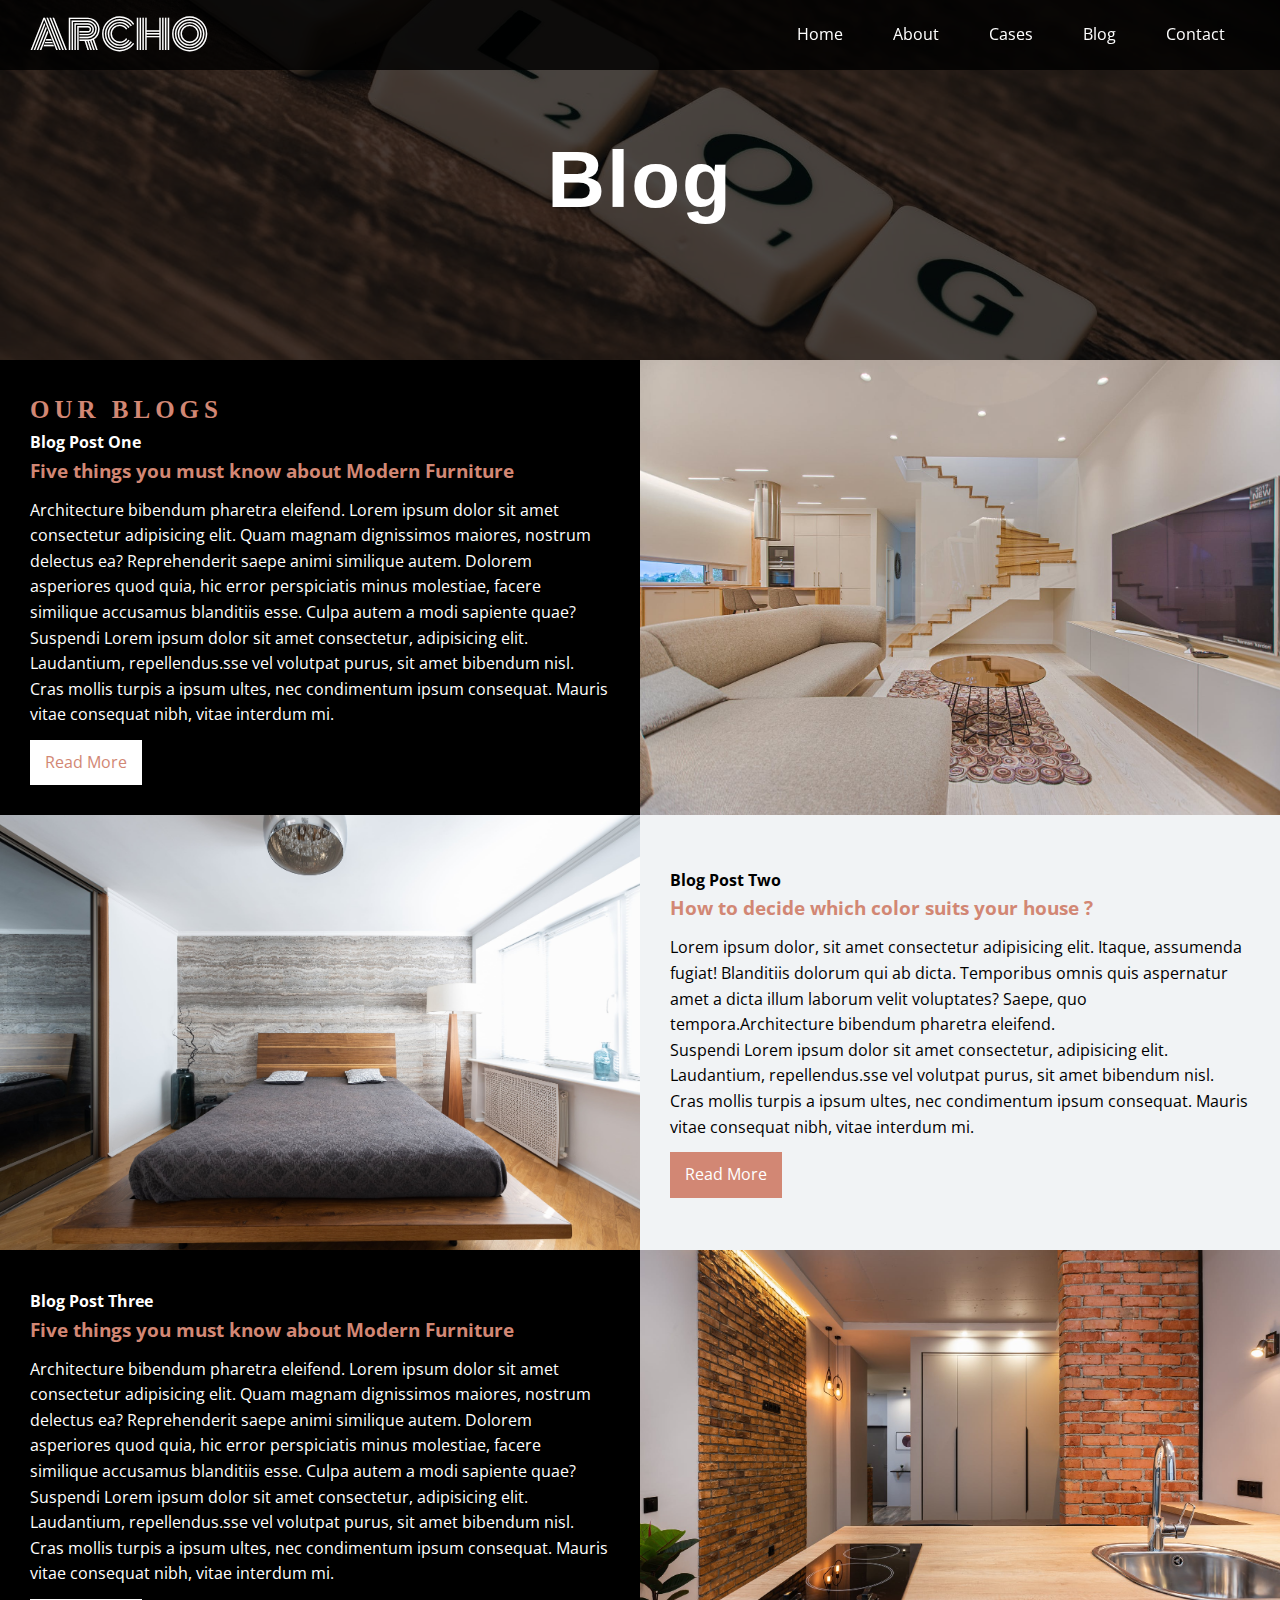
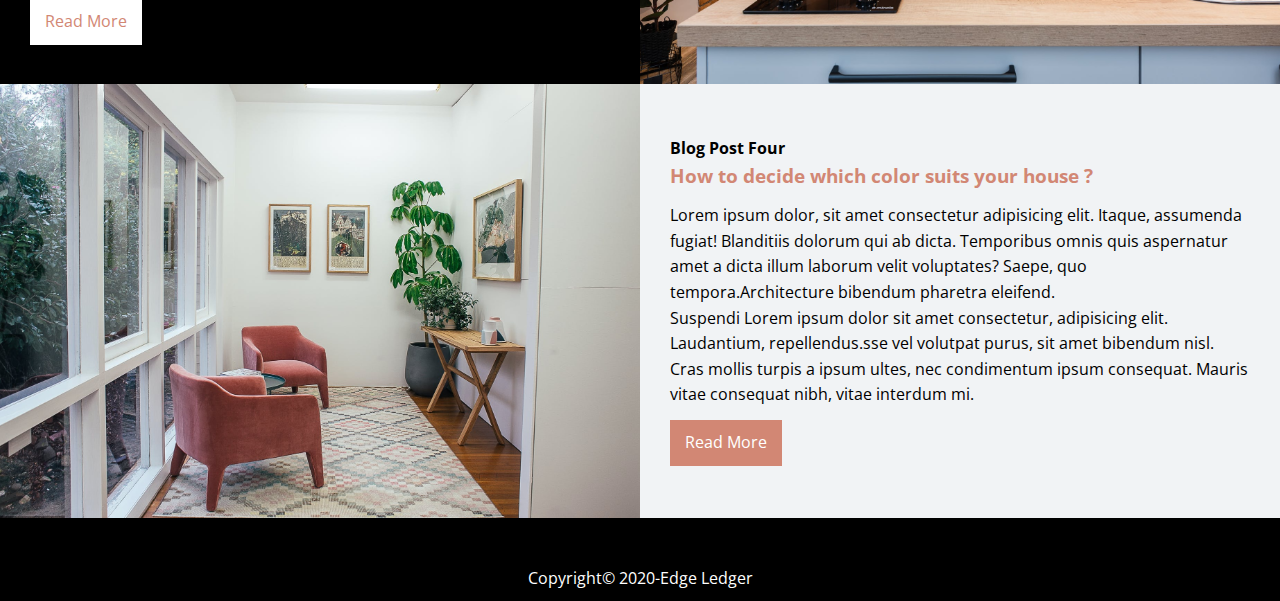
<file: blog.html>
<!DOCTYPE html>
<html lang="en">
<head>
  <meta charset="UTF-8">
  <meta http-equiv="X-UA-Compatible" content="IE=edge">
  <meta name="viewport" content="width=device-width, initial-scale=1.0">
  <link rel="stylesheet" href="./css/utility.css">
  <link rel="stylesheet" href="./css/style.css">
  <link rel="preconnect" href="https://fonts.gstatic.com"> 
  <link rel="preconnect" href="https://fonts.gstatic.com"> 
<link href="https://fonts.googleapis.com/css2?family=Monoton&family=Open+Sans&display=swap" rel="stylesheet">
<link rel="stylesheet" href="https://use.fontawesome.com/releases/v5.6.1/css/all.css" integrity="sha384-gfdkjb5BdAXd+lj+gudLWI+BXq4IuLW5IT+brZEZsLFm++aCMlF1V92rMkPaX4PP" crossorigin="anonymous">
  <title>Read Our Blog</title>
</head>
<body>
  <header class="hero blog">
    <div id="navbar" class="navbar">
      <h1 class="logo">ARCHO</h1>
      <nav>
        <ul>
          <li><a href="index.html#home">Home</a></li>
          <li><a href="index.html#about">About</a></li>
          <li><a href="index.html#cases">Cases</a></li>
          <li><a href="index.html#blog">Blog</a></li>
          <li><a href="index.html#contact">Contact</a></li>
        </ul>
      </nav>
    </div>
    <div class="content" >
      <div class="leftalign">
     
      <h1>Blog</h1> 
     
     
     </div>
   </div>
  </header>
 <!--  Blog -->
 <section id="blog" class="blog flex-columns flex-reverse hide">
  <div class="row">
    <div class="column">
      <div class="column-1">
        <img src="./img/modern furniture.jpg" alt="Our Team">
      </div>
    </div>
    <div class="column">
      <div class="column-2 bg-3">
        <h4 class="elegant">OUR BLOGS</h4>
        <h4 class="">Blog Post One</h4>
        <h3 class="blog-head-1">Five things you must know about Modern Furniture</h3>
         <p>Architecture bibendum pharetra eleifend. Lorem ipsum dolor sit amet consectetur adipisicing elit. Quam magnam dignissimos maiores, nostrum delectus ea? Reprehenderit saepe animi similique autem. Dolorem asperiores quod quia, hic error perspiciatis minus molestiae, facere similique accusamus blanditiis esse. Culpa autem a modi sapiente quae? Suspendi Lorem ipsum dolor sit amet consectetur, adipisicing elit. Laudantium, repellendus.sse vel volutpat purus, sit amet bibendum nisl. Cras mollis turpis a ipsum ultes, nec condimentum ipsum consequat. Mauris vitae consequat nibh, vitae interdum mi.</p>
        <a href="blog1.html" class="btn-4">Read More</a>
      </div>
    </div>
  </div>
</section>
 <!--BLOG 2  -->
 <section class="solution flex-columns">
  <div class="row">
    <div class="column">
      <div class="column-1">
        <img src="./img/blog2.jpg" alt="Our Team">
      </div>
    </div>
    <div class="column">
      <div class="column-2 bg-1" style="color: black;">
        <h4 class="">Blog Post Two</h4>
        <h3 class="blog-head-1">How to decide which color suits your house ?</h3>
         <p>Lorem ipsum dolor, sit amet consectetur adipisicing elit. Itaque, assumenda fugiat! Blanditiis dolorum qui ab dicta. Temporibus omnis quis aspernatur amet a dicta illum laborum velit voluptates? Saepe, quo tempora.Architecture bibendum pharetra eleifend. <br> Suspendi Lorem ipsum dolor sit amet consectetur, adipisicing elit. Laudantium, repellendus.sse vel volutpat purus, sit amet bibendum nisl. <br> Cras mollis turpis a ipsum ultes, nec condimentum ipsum consequat. Mauris vitae consequat nibh, vitae interdum mi.</p>
        <a href="blog2.html" class="btn-1">Read More</a>
      </div>
    </div>
  </div>
</section>
 <!--  Blog 3 -->
 <section id="blog" class="blog flex-columns flex-reverse">
  <div class="row">
    <div class="column">
      <div class="column-1">
        <img src="./img/blog3.jpg" alt="Our Team">
      </div>
    </div>
    <div class="column">
      <div class="column-2 bg-3">
        <h4 class="elegant"></h4>
        <h4 class="">Blog Post Three</h4>
        <h3 class="blog-head-1">Five things you must know about Modern Furniture</h3>
         <p>Architecture bibendum pharetra eleifend. Lorem ipsum dolor sit amet consectetur adipisicing elit. Quam magnam dignissimos maiores, nostrum delectus ea? Reprehenderit saepe animi similique autem. Dolorem asperiores quod quia, hic error perspiciatis minus molestiae, facere similique accusamus blanditiis esse. Culpa autem a modi sapiente quae? Suspendi Lorem ipsum dolor sit amet consectetur, adipisicing elit. Laudantium, repellendus.sse vel volutpat purus, sit amet bibendum nisl. Cras mollis turpis a ipsum ultes, nec condimentum ipsum consequat. Mauris vitae consequat nibh, vitae interdum mi.</p>
        <a href="blog1.html" class="btn-4">Read More</a>
      </div>
    </div>
  </div>
</section>
 <!--BLOG 4  -->
 <section class="solution flex-columns">
  <div class="row">
    <div class="column">
      <div class="column-1">
        <img src="./img/blog4.jpg" alt="Our Team">
      </div>
    </div>
    <div class="column">
      <div class="column-2 bg-1" style="color: black;">
        <h4 class="">Blog Post Four</h4>
        <h3 class="blog-head-1">How to decide which color suits your house ?</h3>
         <p>Lorem ipsum dolor, sit amet consectetur adipisicing elit. Itaque, assumenda fugiat! Blanditiis dolorum qui ab dicta. Temporibus omnis quis aspernatur amet a dicta illum laborum velit voluptates? Saepe, quo tempora.Architecture bibendum pharetra eleifend. <br> Suspendi Lorem ipsum dolor sit amet consectetur, adipisicing elit. Laudantium, repellendus.sse vel volutpat purus, sit amet bibendum nisl. <br> Cras mollis turpis a ipsum ultes, nec condimentum ipsum consequat. Mauris vitae consequat nibh, vitae interdum mi.</p>
        <a href="blog2.html" class="btn-1">Read More</a>
      </div>
    </div>
  </div>
</section>

  <footer class="bg-3 footer">
     <div class="social">
       <a href="#"><i class="fab fa-facebook"></i></a>
       <a href="#"><i class="fab fa-twitter"></i></a>
       <a href="#"><i class="fab fa-youtube"></i></a>
       <a href="#"><i class="fab fa-linkedin"> </i></a>
     </div>

       <p style="margin: 0;">Copyright&copy; 2020-Edge Ledger </p>
  </footer>
  
</body> 
</html>
</file>
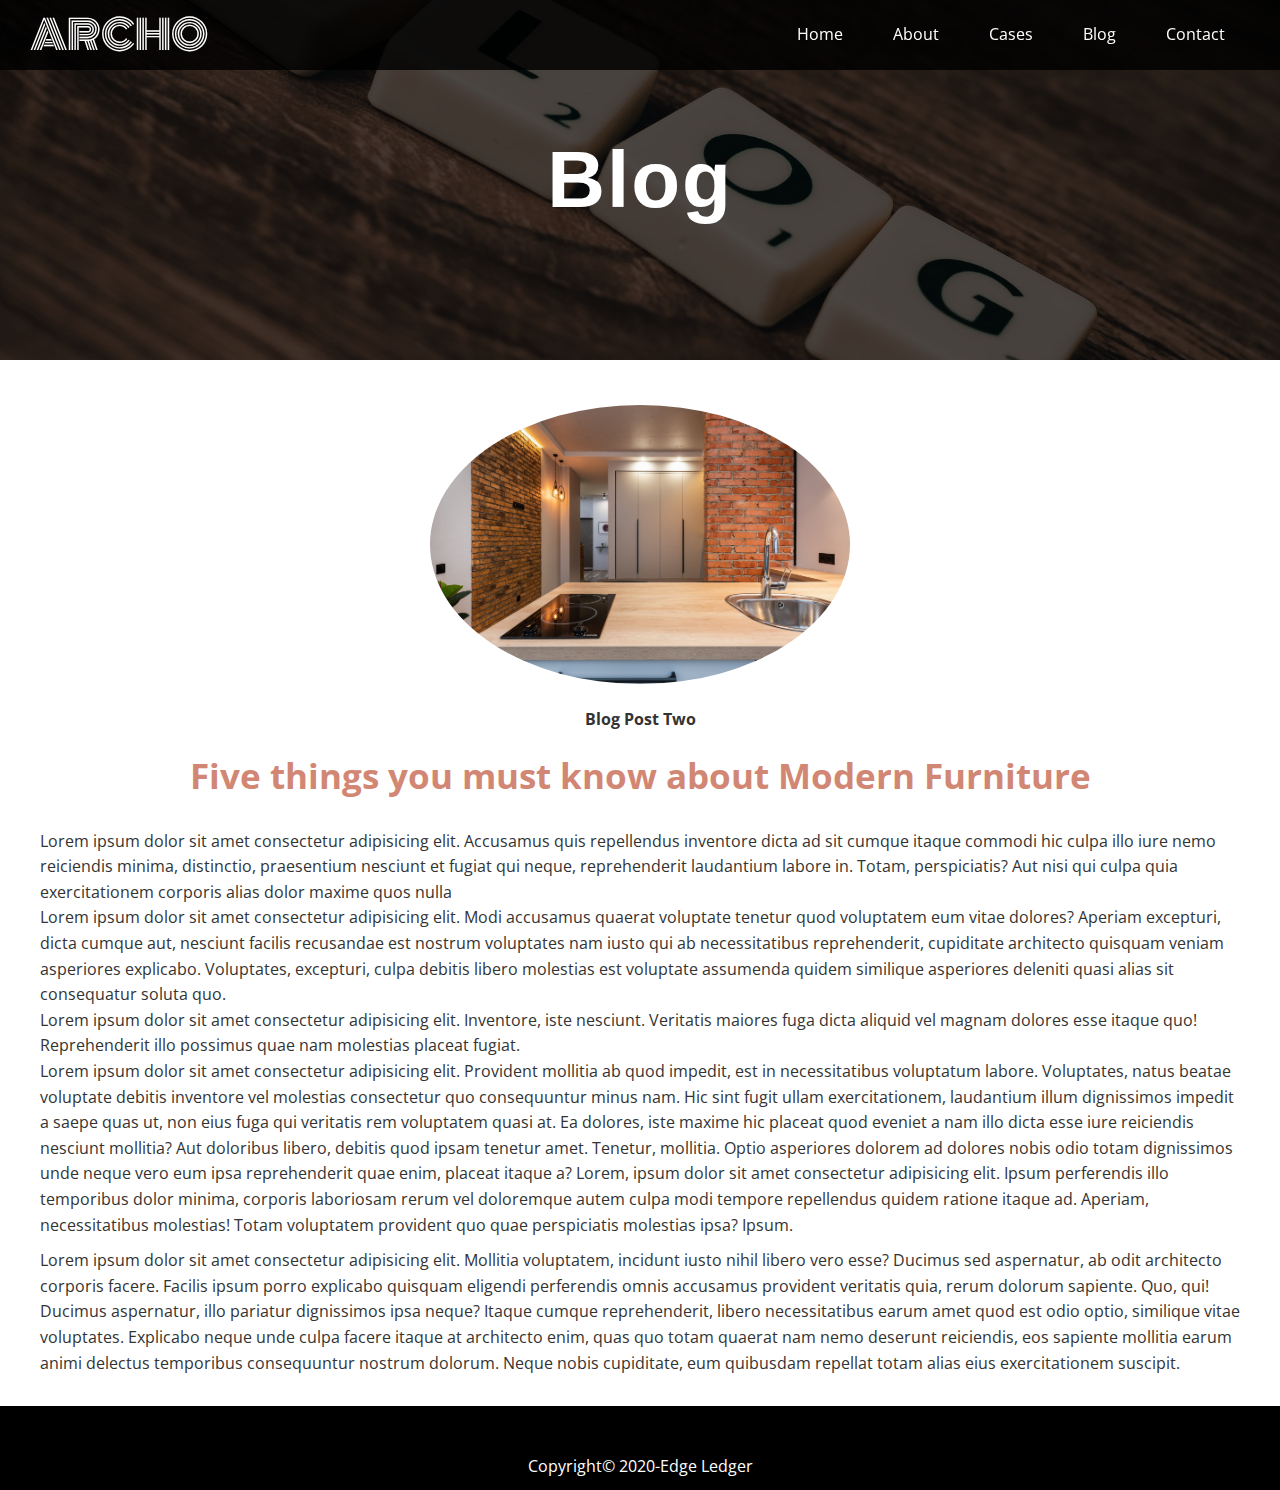
<file: blog2.html>
<!DOCTYPE html>
<html lang="en">
<head>
  <meta charset="UTF-8">
  <meta http-equiv="X-UA-Compatible" content="IE=edge">
  <meta name="viewport" content="width=device-width, initial-scale=1.0">
  <link rel="stylesheet" href="./css/utility.css">
  <link rel="stylesheet" href="./css/style.css">
  <link rel="preconnect" href="https://fonts.gstatic.com"> 
  <link rel="preconnect" href="https://fonts.gstatic.com"> 
<link href="https://fonts.googleapis.com/css2?family=Monoton&family=Open+Sans&display=swap" rel="stylesheet">
<link rel="stylesheet" href="https://use.fontawesome.com/releases/v5.6.1/css/all.css" integrity="sha384-gfdkjb5BdAXd+lj+gudLWI+BXq4IuLW5IT+brZEZsLFm++aCMlF1V92rMkPaX4PP" crossorigin="anonymous">
  <title>Blog Post Two</title>
</head>
<body>
  <header class="hero blog">
    <div id="navbar" class="navbar">
      <h1 class="logo">ARCHO</h1>
      <nav>
        <ul>
          <li><a href="index.html#home">Home</a></li>
          <li><a href="index.html#about">About</a></li>
          <li><a href="index.html#cases">Cases</a></li>
          <li><a href="index.html#blog">Blog</a></li>
          <li><a href="index.html#contact">Contact</a></li>
        </ul>
      </nav>
    </div>
    <div class="content" >
      <div class="leftalign">
     
      <h1>Blog</h1> 
     
     
     </div>
   </div>
  </header>
 <div class="post">
   <div class="posthead">
     <img src="./img/blog3.jpg" alt="">
   <h4>Blog Post Two</h4>
   <h3 class="blog-head-1" style="font-size: 35px;padding: 15px;">Five things you must know about Modern Furniture</h3>
  </div>
   <p>Lorem ipsum dolor sit amet consectetur adipisicing elit. Accusamus quis repellendus inventore dicta ad sit cumque itaque commodi hic culpa illo iure nemo reiciendis minima, distinctio, praesentium nesciunt et fugiat qui neque, reprehenderit laudantium labore in. Totam, perspiciatis? Aut nisi qui culpa quia exercitationem corporis alias dolor maxime quos nulla <br>Lorem ipsum dolor sit amet consectetur adipisicing elit. Modi accusamus quaerat voluptate tenetur quod voluptatem eum vitae dolores? Aperiam excepturi, dicta cumque aut, nesciunt facilis recusandae est nostrum voluptates nam iusto qui ab necessitatibus reprehenderit, cupiditate architecto quisquam veniam asperiores explicabo. Voluptates, excepturi, culpa debitis libero molestias est voluptate assumenda quidem similique asperiores deleniti quasi alias sit consequatur soluta quo. <br>Lorem ipsum dolor sit amet consectetur adipisicing elit. Inventore, iste nesciunt. Veritatis maiores fuga dicta aliquid vel magnam dolores esse itaque quo! Reprehenderit illo possimus quae nam molestias placeat fugiat. <br>Lorem ipsum dolor sit amet consectetur adipisicing elit. Provident mollitia ab quod impedit, est in necessitatibus voluptatum labore. Voluptates, natus beatae voluptate debitis inventore vel molestias consectetur quo consequuntur minus nam. Hic sint fugit ullam exercitationem, laudantium illum dignissimos impedit a saepe quas ut, non eius fuga qui veritatis rem voluptatem quasi at. Ea dolores, iste maxime hic placeat quod eveniet a nam illo dicta esse iure reiciendis nesciunt mollitia? Aut doloribus libero, debitis quod ipsam tenetur amet. Tenetur, mollitia. Optio asperiores dolorem ad dolores nobis odio totam dignissimos unde neque vero eum ipsa reprehenderit quae enim, placeat itaque a? Lorem, ipsum dolor sit amet consectetur adipisicing elit. Ipsum perferendis illo temporibus dolor minima, corporis laboriosam rerum vel doloremque autem culpa modi tempore repellendus quidem ratione itaque ad. Aperiam, necessitatibus molestias! Totam voluptatem provident quo quae perspiciatis molestias ipsa? Ipsum.</p>
 <p>Lorem ipsum dolor sit amet consectetur adipisicing elit. Mollitia voluptatem, incidunt iusto nihil libero vero esse? Ducimus sed aspernatur, ab odit architecto corporis facere. Facilis ipsum porro explicabo quisquam eligendi perferendis omnis accusamus provident veritatis quia, rerum dolorum sapiente. Quo, qui! Ducimus aspernatur, illo pariatur dignissimos ipsa neque? Itaque cumque reprehenderit, libero necessitatibus earum amet quod est odio optio, similique vitae voluptates. Explicabo neque unde culpa facere itaque at architecto enim, quas quo totam quaerat nam nemo deserunt reiciendis, eos sapiente mollitia earum animi delectus temporibus consequuntur nostrum dolorum. Neque nobis cupiditate, eum quibusdam repellat totam alias eius exercitationem suscipit.</p>
 </div>

  <footer class="bg-3 footer">
     <div class="social">
       <a href="#"><i class="fab fa-facebook"></i></a>
       <a href="#"><i class="fab fa-twitter"></i></a>
       <a href="#"><i class="fab fa-youtube"></i></a>
       <a href="#"><i class="fab fa-linkedin"> </i></a>
     </div>

       <p style="margin: 0;">Copyright&copy; 2020-Edge Ledger </p>
  </footer>
  
</body> 
</html>
</file>
<file: css/utility.css>
/* Text Colors */
.text-primary{
  color: #28a745;
}
.text-secondry{
 color:#D28774  ;  
}
/* Buttons */
.btn-1{
  color: white;
  background-color:#D28774 ;
  padding: 10px 15px;
}
.btn-1:hover{
  background-color: rgb(0, 0, 0);
  color: #D28774;
}
.btn-2{
  color:#D28774;
  background-color:white ;
  padding: 10px 15px;
}
.btn-2:hover{
  background-color: rgb(0, 0, 0);
  color: #D28774;
}
.btn-3{
  background-color: rgb(0, 0, 0);
  color: #D28774;
  padding: 10px 15px;

}
.btn-3:hover{
  color:#D28774;
  background-color:white ;
}
.btn-4{
  color:#D28774;
  background-color:white ;
  padding: 10px 15px;
}
.btn-4:hover{
  background-color: #D28774;
  color: white;
}
.btn-5{
  color: white;
  background-color:#D28774 ;
  padding: 10px 15px;
  width: 100%;
}
.btn-5:hover{
  background-color: rgb(0, 0, 0);
  color: #D28774;
}
/*  Backgrounds */
.bg-1{
  background-color: rgb(241, 243, 245);
}
.bg-2{
  background-color: #D28774;
}
.bg-3{
  background-color: black;
}
.bg-4{
  background-color: #fffdf8;
}
/* FLEX ITEMS */

.flex-items{
  display: flex;
  text-align: center;
  height: 100%;
  justify-content: center;
}
.flex-items > div{
  padding: 20px;

}
/* .width-for-3 > div{
  width: 33.3%;
} */
/* Flex columns */
 #blog .row{
  flex-direction: row-reverse;
}
.flex-columns .row{
  display: flex;
  flex-direction: row;
  width: 100%;
  flex-wrap: wrap;
}
.flex-columns .column{
  display: flex;
  flex-direction: column;
  flex-basis: 100%;
  flex: 1;
}
.flex-columns .column .column-1,.flex-columns .column .column-2{
  height: 100%;
}
.flex-columns img{
  width: 100%;
  height: 100%;
  object-fit: cover;
}
.flex-columns .column-2{
  display: flex;
  flex-direction: column;
  align-items: flex-start;
  justify-content: center;
  padding: 30px;
}
/* SECTION HEADER */
.section-header{
  padding: 30px 0;
  display: flex;
  flex-direction: column;
  align-items: center;
  justify-content: center;
  text-align: center;

}
.section-header h2{
  font-size: 40px;
  margin: 20px 0;
}
.section-padding {
  padding: 20px 20px 40px;
}
/* Flex Grid */
.flex-grid .row{
  display: flex;
  flex-wrap: wrap;
  padding: 0 4px;
}
.flex-grid .column{
  flex: 25%;
  max-width: 25%;
  padding: 0 4px;
}
/* Headings */
.elegant{
  font-size: 25px;
  color: #D28774  ;
  font-family: 'Times New Roman', Times, serif;
  letter-spacing: 5px;

}
.elegant-heading{
  font-size: 30px;
  color: #D28774  ;
  font-family: 'Times New Roman', Times, serif;
  letter-spacing: 5px;
  text-align: center;
}
.elegant-heading-2{
  font-size: 50px;
  font-family:'Gill Sans', 'Gill Sans MT', Calibri, 'Trebuchet MS', sans-serif;
  font-weight:600 ;
  letter-spacing: 2px;
}
.blog-head-1{
  color: #D28774;
}
</file>
<file: css/style.css>
@import url('https://fonts.googleapis.com/css2?family=Monoton&family=Open+Sans&display=swap');
/* RESET */
*{
  box-sizing: border-box;
  padding: 0;
  margin: 0;
}
/* CSS STARTS */
body{
  background: #fff;
  color: #333;
  line-height: 1.6 ;
  font-family: 'Open Sans', sans-serif; 
}
ul{
  list-style: none;
}
 a{
   text-decoration: none;
   color: #333;
 } 
h1,h2{
  font-weight: 300;
  line-height: 1.2;
}
p{
  margin: 10px 0;
}
img{
  width: 100%;
}
/* NAVIGATION BAR */
.logo{
  font-family: 'Monoton', cursive;
  color: #fff;
  font-size: 40px;
}

.navbar{
  display: flex;
  align-items: center;
  justify-content: space-between;
  background-color: rgba(0, 0, 0, 0.812);
  /* opacity: 0.8; */
  width: 100%;
  height: 70px;
  position: fixed;
  top: 0;
  padding: 0 30px;
  /* border-bottom: rgba(255, 255, 255, 0.555) 1px solid; */
  transition: 1s ease-in;
}
.navbarlight{

}

.navbar a{
  color: #fff;
  padding: 10px 20px;
  margin: 0 5px;
  
}
.navbar a:hover{
  border-bottom: #D28774 1px solid;
}
.navbar ul{
  display: flex;
}
.navbar.top{
  background: transparent;
}

/* Header */
.hero{
  background: url(../img/pexels-photo-276724.jpg) no-repeat center center/cover;
  height: 100vh;
  position: relative;
  color: #fff;
}
.hero.blog {
  background: url(../img/blog\ hero.jpg) no-repeat center center/cover;
  height: 40vh;
}
.hero .content{
  display: flex;
  flex-direction: column;
  justify-content: center;
  text-align: left;
  height: 100%;
  align-items: center;
  padding: 20px;
  
}
.hero .content p{
  font-size: 16px;
}
.hero .content h1{
  font-size: 80px;
  font-family:'Gill Sans', 'Gill Sans MT', Calibri, 'Trebuchet MS', sans-serif;
  font-weight:600 ;
  letter-spacing: 2px;
}
 
.hero::before{
  content: '';
  position: absolute;
  top: 0;
  left: 0;
  width: 100%;
  height: 100%;
  background: rgba(0, 0, 0, 0.7);
}
.hero *{
  z-index: 10;
}
/* SERVICES */
.icons{
  padding: 30px;
}
.icons h3{
  font-weight: bold;
  margin-bottom: 15px;
  
}
.icons i{
  background-color: #D28774;
  color: #fff;
  padding: 18px;
  border-radius: 50%;
  margin-bottom: 15px;
}
/* ABOUT */
.column-2{
color: white;
display: flex;
flex-direction: column;
align-items: flex-start;
justify-content: center;
padding: 35px;
} 
.column-2 h1{
  padding: 9px 0;
  color: black;
}
.column-2 p{
 margin: 12px 0;
}
.cases .column  img:hover{
  opacity: 0.7;
}
.column img{
  width: 100%;
  height: 50%;
  object-fit: cover;
  
}
.team img{
    border-radius: 50%;
    width: 100%;
    height:80%;
    margin: 14px;
}
.form{
  color: #333;
}
#form{
  width: 100%;
  padding: 20px;
} 
.form input,.form textarea{
  width: 100%;
  font-size: 16px;
  padding: 1px ;
}
.soon{
  font-size: 15px;
  color: black;
}
.contacthead{
  text-align: center;
  margin: auto;
}
.footer{
  text-align: center;

}
.footer i{
  font-size: 30px;
  padding: 30px 20px;
  color: #D28774;
}
.footer p{
  color: #fff;
  padding-bottom: 10px;
}
.flex-columns imG{
  height: 100%;
 
}
.post{
  padding: 20px 40px;
  margin-top: 10px;
}
.posthead{
  text-align: center;
}
.posthead img{
  width: 35%;
  border-radius: 50%;
  margin: 15px;
}

/* MOBILE */

@media(max-width: 768px){
  .posthead img{
    width: 85%;
    border-radius: 50%;
    margin: 15px;
  }
  
  .navbar{
    display: flex;
    align-items: center;
    justify-content: center;
    flex-direction: column;
    height: 100px;
  }
  .navbar a{
    padding: 15px 15px;
    padding-bottom: 10px;
  margin: 0;
  
  }
  .flex-items{
    flex-direction: column;
  }
 
  .flex-items{
    flex-direction: column;
  }
  #blog .row{

    flex-direction: column-reverse;
  }
  .flex-columns .row{
    flex-direction: column;
  }
  .flex-grid .column{
    flex: 100%;
    max-width: 100%;
  }

 .flex-columns{
  
}

 
}
@media(max-width: 385px){
  .navbar a{
    padding: 15px 9px;
    padding-bottom: 10px;
  }
}
</file>
